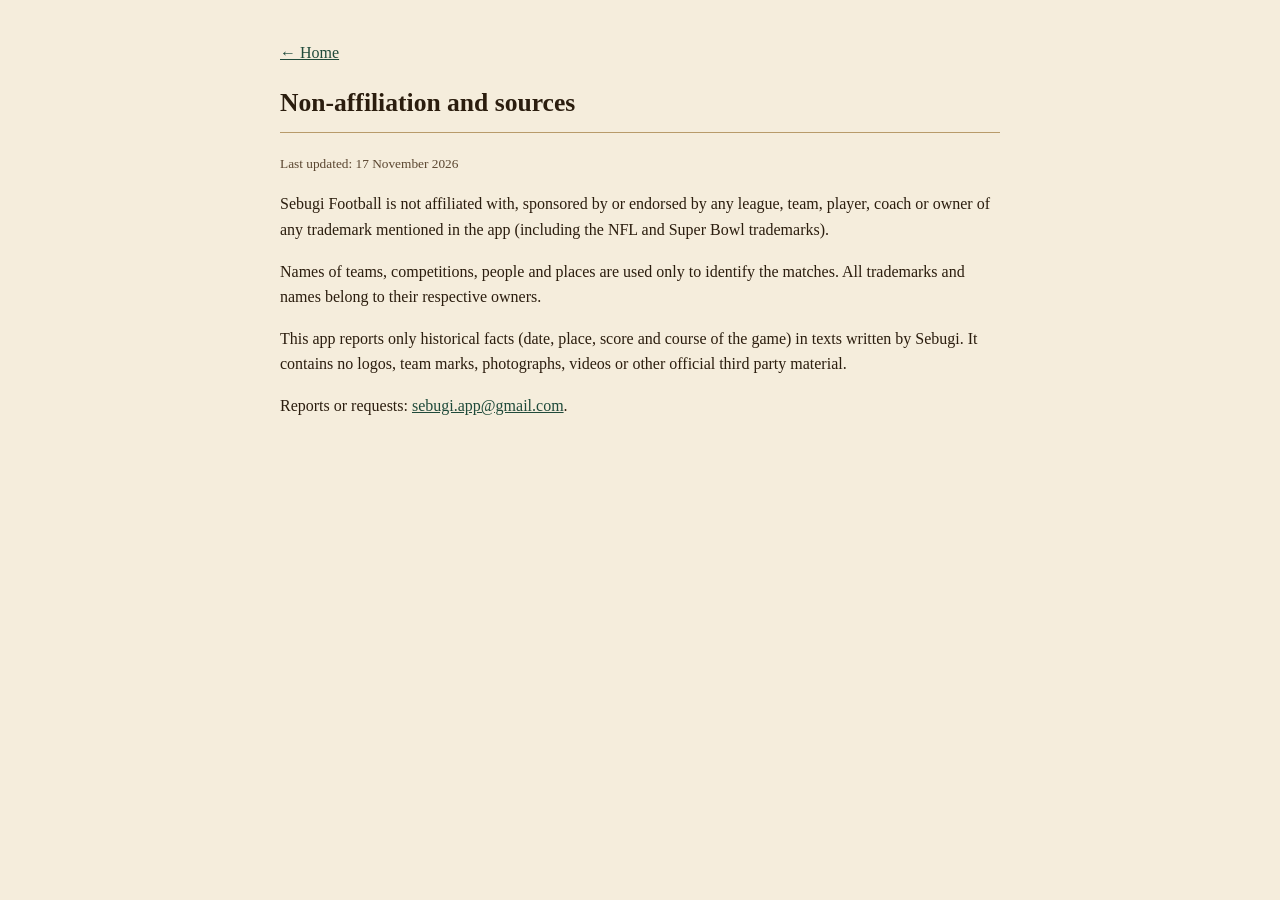
<file: avviso.html>
<!DOCTYPE html>
<html lang="en">
<head>
<meta charset="utf-8">
<meta name="viewport" content="width=device-width, initial-scale=1">
<title>Non-affiliation and sources - Sebugi</title>
    <link rel="icon" type="image/png" sizes="32x32" href="favicon-32.png">
    <link rel="apple-touch-icon" href="favicon-192.png">
<style>
body{font-family:Georgia,serif;background:#f5eddc;color:#2b1d0e;max-width:720px;margin:0 auto;padding:24px 18px 60px;line-height:1.6}
h1{font-size:1.6em;border-bottom:1px solid #b89b6a;padding-bottom:8px}
h2{font-size:1.15em;margin-top:1.6em}
hr{border:0;border-top:1px solid #b89b6a;margin:2.5em 0}
a{color:#1f4a3a}
small{color:#5a4630}
</style>
</head>
<body>
<p><a href="./">&larr; Home</a></p>
<div id="blocco-en">
<h1>Non-affiliation and sources</h1>
<p><small>Last updated: 17 November 2026</small></p>

<p>Sebugi Football is not affiliated with, sponsored by or endorsed by any league, team, player, coach or owner of any trademark mentioned in the app (including the NFL and Super Bowl trademarks).</p>
<p>Names of teams, competitions, people and places are used only to identify the matches. All trademarks and names belong to their respective owners.</p>
<p>This app reports only historical facts (date, place, score and course of the game) in texts written by Sebugi. It contains no logos, team marks, photographs, videos or other official third party material.</p>
<p>Reports or requests: <a href="mailto:sebugi.app@gmail.com">sebugi.app@gmail.com</a>.</p>

</div>
</body>
</html>
</file>
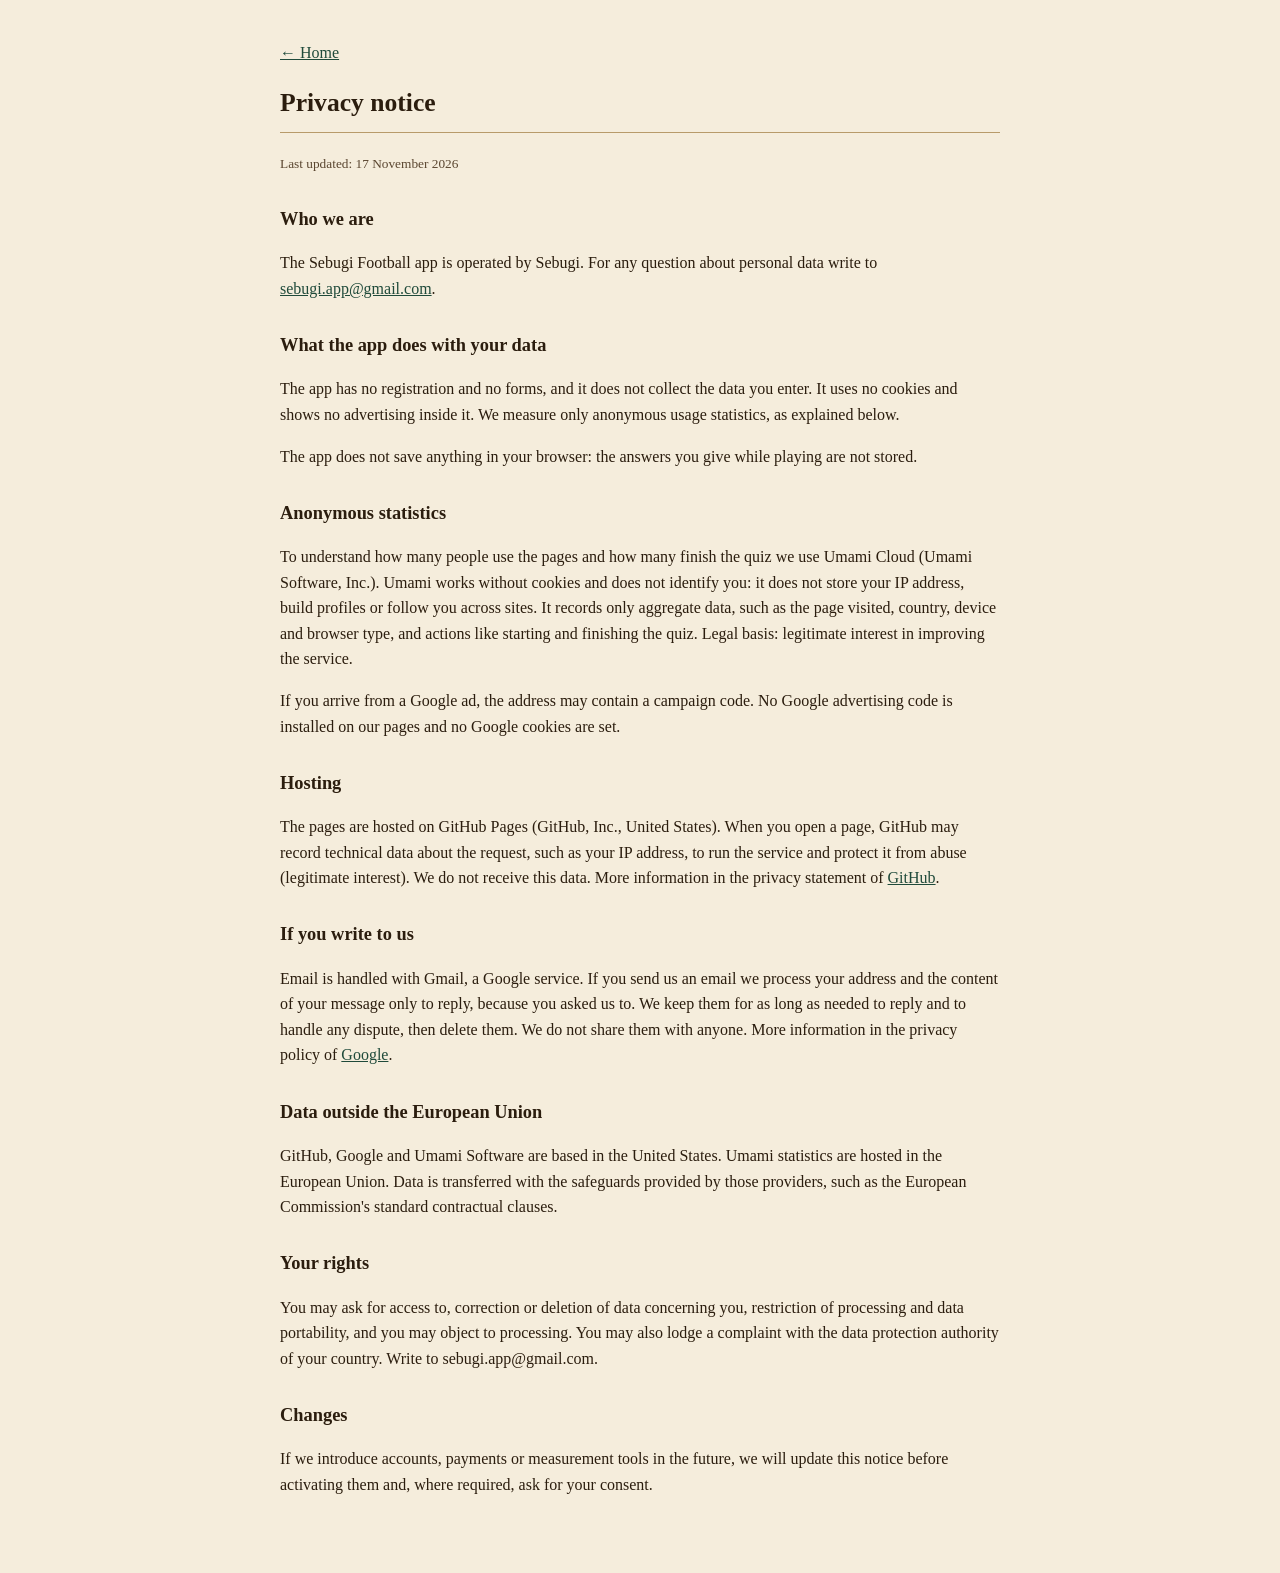
<file: privacy.html>
<!DOCTYPE html>
<html lang="en">
<head>
<meta charset="utf-8">
<meta name="viewport" content="width=device-width, initial-scale=1">
<title>Privacy notice - Sebugi</title>
    <link rel="icon" type="image/png" sizes="32x32" href="favicon-32.png">
    <link rel="apple-touch-icon" href="favicon-192.png">
<style>
body{font-family:Georgia,serif;background:#f5eddc;color:#2b1d0e;max-width:720px;margin:0 auto;padding:24px 18px 60px;line-height:1.6}
h1{font-size:1.6em;border-bottom:1px solid #b89b6a;padding-bottom:8px}
h2{font-size:1.15em;margin-top:1.6em}
hr{border:0;border-top:1px solid #b89b6a;margin:2.5em 0}
a{color:#1f4a3a}
small{color:#5a4630}
</style>
</head>
<body>
<p><a href="./">&larr; Home</a></p>
<div id="blocco-en">
<h1>Privacy notice</h1>
<p><small>Last updated: 17 November 2026</small></p>

<h2>Who we are</h2>
<p>The Sebugi Football app is operated by Sebugi. For any question about personal data write to <a href="mailto:sebugi.app@gmail.com">sebugi.app@gmail.com</a>.</p>
<h2>What the app does with your data</h2>
<p>The app has no registration and no forms, and it does not collect the data you enter. It uses no cookies and shows no advertising inside it. We measure only anonymous usage statistics, as explained below.</p>
<p>The app does not save anything in your browser: the answers you give while playing are not stored.</p>
<h2>Anonymous statistics</h2>
<p>To understand how many people use the pages and how many finish the quiz we use Umami Cloud (Umami Software, Inc.). Umami works without cookies and does not identify you: it does not store your IP address, build profiles or follow you across sites. It records only aggregate data, such as the page visited, country, device and browser type, and actions like starting and finishing the quiz. Legal basis: legitimate interest in improving the service.</p>
<p>If you arrive from a Google ad, the address may contain a campaign code. No Google advertising code is installed on our pages and no Google cookies are set.</p>
<h2>Hosting</h2>
<p>The pages are hosted on GitHub Pages (GitHub, Inc., United States). When you open a page, GitHub may record technical data about the request, such as your IP address, to run the service and protect it from abuse (legitimate interest). We do not receive this data. More information in the privacy statement of <a href="https://docs.github.com/en/site-policy/privacy-policies/github-general-privacy-statement" target="_blank" rel="noopener">GitHub</a>.</p>
<h2>If you write to us</h2>
<p>Email is handled with Gmail, a Google service. If you send us an email we process your address and the content of your message only to reply, because you asked us to. We keep them for as long as needed to reply and to handle any dispute, then delete them. We do not share them with anyone. More information in the privacy policy of <a href="https://policies.google.com/privacy" target="_blank" rel="noopener">Google</a>.</p>
<h2>Data outside the European Union</h2>
<p>GitHub, Google and Umami Software are based in the United States. Umami statistics are hosted in the European Union. Data is transferred with the safeguards provided by those providers, such as the European Commission's standard contractual clauses.</p>
<h2>Your rights</h2>
<p>You may ask for access to, correction or deletion of data concerning you, restriction of processing and data portability, and you may object to processing. You may also lodge a complaint with the data protection authority of your country. Write to sebugi.app@gmail.com.</p>
<h2>Changes</h2>
<p>If we introduce accounts, payments or measurement tools in the future, we will update this notice before activating them and, where required, ask for your consent.</p>

</div>
</body>
</html>
</file>
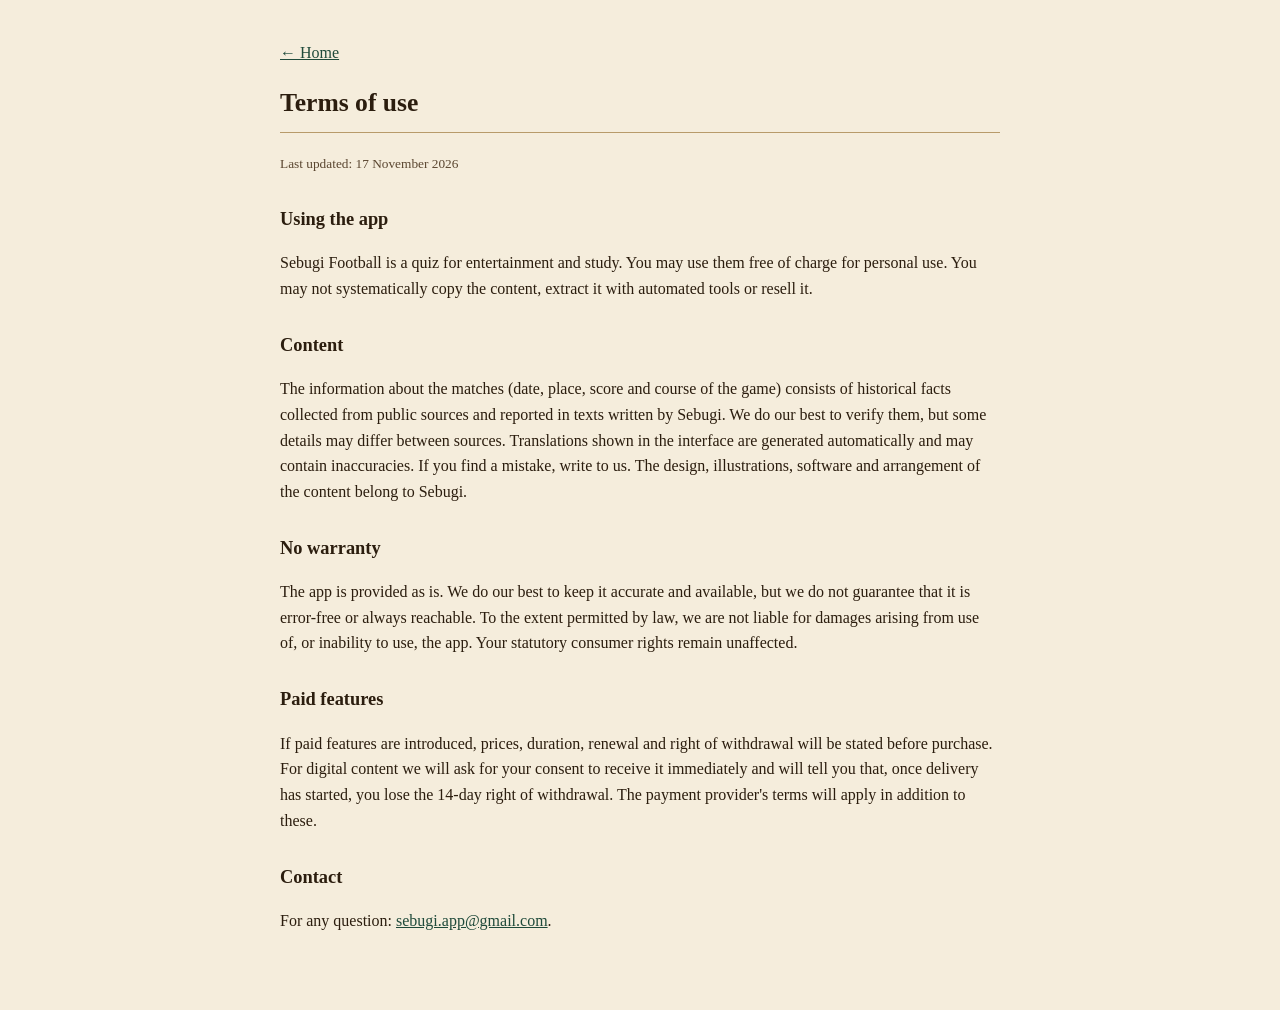
<file: termini.html>
<!DOCTYPE html>
<html lang="en">
<head>
<meta charset="utf-8">
<meta name="viewport" content="width=device-width, initial-scale=1">
<title>Terms of use - Sebugi</title>
    <link rel="icon" type="image/png" sizes="32x32" href="favicon-32.png">
    <link rel="apple-touch-icon" href="favicon-192.png">
<style>
body{font-family:Georgia,serif;background:#f5eddc;color:#2b1d0e;max-width:720px;margin:0 auto;padding:24px 18px 60px;line-height:1.6}
h1{font-size:1.6em;border-bottom:1px solid #b89b6a;padding-bottom:8px}
h2{font-size:1.15em;margin-top:1.6em}
hr{border:0;border-top:1px solid #b89b6a;margin:2.5em 0}
a{color:#1f4a3a}
small{color:#5a4630}
</style>
</head>
<body>
<p><a href="./">&larr; Home</a></p>
<div id="blocco-en">
<h1>Terms of use</h1>
<p><small>Last updated: 17 November 2026</small></p>

<h2>Using the app</h2>
<p>Sebugi Football is a quiz for entertainment and study. You may use them free of charge for personal use. You may not systematically copy the content, extract it with automated tools or resell it.</p>
<h2>Content</h2>
<p>The information about the matches (date, place, score and course of the game) consists of historical facts collected from public sources and reported in texts written by Sebugi. We do our best to verify them, but some details may differ between sources. Translations shown in the interface are generated automatically and may contain inaccuracies. If you find a mistake, write to us. The design, illustrations, software and arrangement of the content belong to Sebugi.</p>
<h2>No warranty</h2>
<p>The app is provided as is. We do our best to keep it accurate and available, but we do not guarantee that it is error-free or always reachable. To the extent permitted by law, we are not liable for damages arising from use of, or inability to use, the app. Your statutory consumer rights remain unaffected.</p>
<h2>Paid features</h2>
<p>If paid features are introduced, prices, duration, renewal and right of withdrawal will be stated before purchase. For digital content we will ask for your consent to receive it immediately and will tell you that, once delivery has started, you lose the 14-day right of withdrawal. The payment provider's terms will apply in addition to these.</p>
<h2>Contact</h2>
<p>For any question: <a href="mailto:sebugi.app@gmail.com">sebugi.app@gmail.com</a>.</p>

</div>
</body>
</html>
</file>
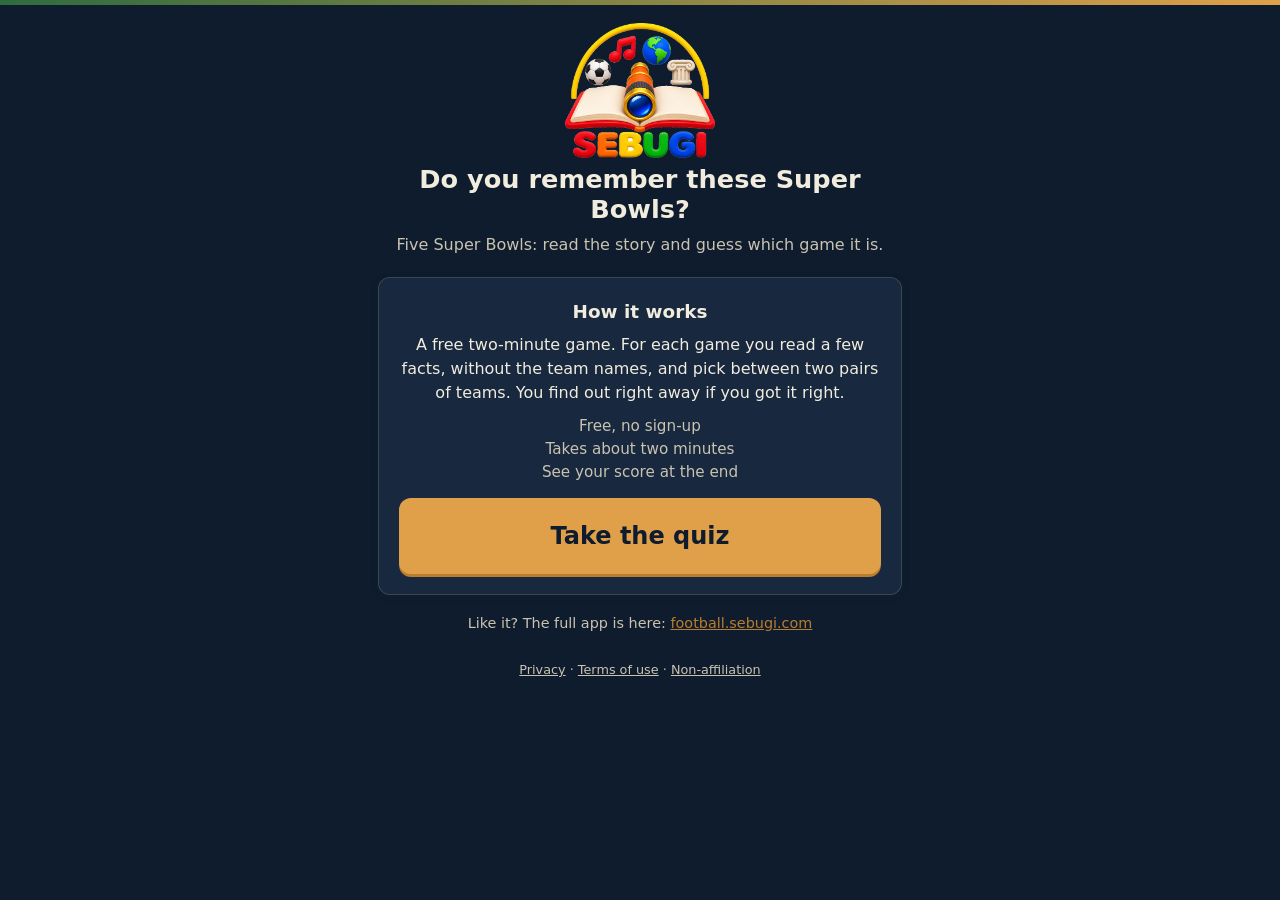
<file: landing/super-bowl.html>
<!DOCTYPE html>
<html lang="en">
<head>
<meta charset="UTF-8">
<meta name="viewport" content="width=device-width, initial-scale=1.0">
<meta name="theme-color" content="#0f1c2e">
<title>Super Bowl quiz: do you remember these games? | Sebugi Football</title>
<link rel="icon" type="image/png" sizes="32x32" href="../favicon-32.png">
<link rel="apple-touch-icon" href="../favicon-192.png">
<meta name="description" content="Five Super Bowls, two answers each. Can you tell the game from the story? Free, two minutes.">
<link rel="canonical" href="https://football.sebugi.com/landing/super-bowl.html">
<meta name="robots" content="noindex">
<style>
*{box-sizing:border-box}
body{margin:0;background:#0f1c2e;color:#f1ecdd;font-family:system-ui,-apple-system,"Segoe UI",Roboto,sans-serif;line-height:1.5}
.stripe{height:5px;background:linear-gradient(90deg,#2f6b3f,#e0a04a)}
.wrap{max-width:560px;margin:0 auto;padding:18px 18px 40px}
h1{font-size:1.6rem;line-height:1.2;margin:.2em 0 .3em;text-align:center}
.sotto{text-align:center;color:#c9c3b0;margin:0 0 20px}
.card{background:#17283f;border:1px solid rgba(233,226,207,.16);border-radius:12px;padding:20px;box-shadow:0 2px 8px rgba(20,54,28,.08)}
.num{font-size:.85rem;color:#c9c3b0;margin:0 0 8px}
.testo{font-size:1.05rem;margin:0 0 16px}
.opz{display:block;width:100%;text-align:left;margin:8px 0;padding:13px 14px;font:inherit;font-size:1rem;background:#1d3350;border:1px solid rgba(233,226,207,.25);border-radius:8px;color:inherit;cursor:pointer}
.opz:hover:not(:disabled){background:#24406a}
.opz.ok{background:#2f6b3f;border-color:#4c9a6a}
.opz.no{background:#6b2f2a;border-color:#c25b52}
.esito{margin:14px 0 4px;font-weight:bold}
.orig{font-size:.92rem;color:#c9c3b0;margin:0 0 12px}.orig:empty{display:none}
.avanti,.cta{display:block;width:100%;padding:14px;margin-top:12px;font:inherit;font-weight:bold;font-size:1.05rem;text-align:center;text-decoration:none;color:#0f1c2e;background:#e0a04a;border:0;border-radius:8px;cursor:pointer}
.punti{font-size:1.5rem;text-align:center;margin:0 0 6px}
.app{text-align:center;font-size:.9rem;color:#c9c3b0;margin:18px 0 0}.app a{color:#b97d2c}
.piede{text-align:center;font-size:.8rem;color:#c9c3b0;margin-top:26px}
.piede a{color:#c9c3b0}
[hidden]{display:none!important}
.intro{text-align:center}
.intro h2{font-size:1.15rem;margin:0 0 8px}
.intro p{margin:0 0 10px}
.intro ul{list-style:none;padding:0;margin:0 0 14px;color:#c9c3b0;font-size:.95rem}
.start{display:block;width:100%;padding:20px 14px;margin-top:6px;font:inherit;font-weight:bold;font-size:1.5rem;color:#0f1c2e;background:#e0a04a;border:0;border-radius:12px;cursor:pointer;box-shadow:0 3px 0 #b97d2c}
.start:active{transform:translateY(2px);box-shadow:0 1px 0 #b97d2c}
</style>
<script defer src="https://cloud.umami.is/script.js" data-website-id="86c03d25-c58e-427d-a332-2fb69da70300" data-domains="football.sebugi.com"></script>
</head>
<body>
<div class="stripe"></div>
<div class="wrap">
<img src="../logo.png" alt="Sebugi" width="150" style="display:block;margin:0 auto 6px;max-width:50%;height:auto">
<h1>Do you remember these Super Bowls?</h1>
<p class="sotto">Five Super Bowls: read the story and guess which game it is.</p>

<div class="card intro" id="intro">
<h2>How it works</h2>
<p>A free two-minute game. For each game you read a few facts, without the team names, and pick between two pairs of teams. You find out right away if you got it right.</p>
<ul><li>Free, no sign-up</li><li>Takes about two minutes</li><li>See your score at the end</li></ul>
<button class="start" id="start" type="button" data-umami-event="football-inizio-test">Take the quiz</button>
</div>

<div class="card" id="quiz" hidden>
<p class="num">Game <span id="n">1</span> of 5</p>
<p class="testo" id="testo"></p>
<div id="opzioni"></div>
<div id="dopo" hidden>
<p class="esito" id="esito"></p>
<p class="orig" id="orig"></p>
<button class="avanti" id="avanti" type="button">Next</button>
</div>
</div>

<div class="card" id="fine" hidden>
<p class="punti" id="punti"></p>
<p id="commento" style="text-align:center"></p>
<p style="text-align:center">In the app you will find dozens of historic games, with the key facts for each. It is free and needs no sign-up.</p>
<a class="cta" href="https://football.sebugi.com/" id="cta" data-umami-event="football-entra-app">Open the app and keep playing</a>
<button class="avanti" id="ripeti" type="button" style="background:transparent;color:#f1ecdd;border:1px solid rgba(233,226,207,.35)">Play again</button>
</div>

<p class="app">Like it? The full app is here: <a href="https://football.sebugi.com/" data-umami-event="football-entra-app-piede">football.sebugi.com</a></p>

<p class="piede"><a href="../privacy.html">Privacy</a> · <a href="../termini.html">Terms of use</a> · <a href="../avviso.html">Non-affiliation</a></p>
</div>
<script>
var Q=[
{t:"One team leads 28 to 3 in the third quarter, after an 82-yard interception return by Robert Alford. The other then comes back from 25 points down, the biggest comeback in a final, and forces the first overtime in the history of the game. James White scores three touchdowns, the last one a 2-yard run. Tom Brady wins his fourth MVP award.",
 g:"New England Patriots-Atlanta Falcons",s:"Kansas City Chiefs-Philadelphia Eagles",r:"Super Bowl LI, February 5, 2017: New England Patriots 34, Atlanta Falcons 28, in overtime."},
{t:"Three days earlier, the quarterback of the AFL team says in public: \"We're gonna win the game. I guarantee it.\" The NFL opponents throw four interceptions. Matt Snell scores on the ground, Jim Turner kicks three field goals and Jerry Hill only closes the gap late. Namath is named MVP without having thrown a single touchdown pass.",
 g:"New York Jets-Baltimore Colts",s:"Green Bay Packers-Kansas City Chiefs",r:"Super Bowl III, January 12, 1969: New York Jets 16, Baltimore Colts 7."},
{t:"One team takes a 19 to 17 lead on a 31-yard touchdown run by Thurman Thomas. Kicker Scott Norwood attempts a 47-yard field goal with 8 seconds left: the ball sails right, less than a yard outside the upright. Ottis Anderson, with 102 rushing yards and a touchdown, is named MVP.",
 g:"New York Giants-Buffalo Bills",s:"Washington Redskins-Buffalo Bills",r:"Super Bowl XXV, January 27, 1991: New York Giants 20, Buffalo Bills 19."},
{t:"After 12 seconds the first play ends in a safety, the fastest opening score in a final. Malcolm Smith returns a 69-yard interception for a touchdown and is named MVP. Percy Harvin scores on an 87-yard kickoff return 12 seconds into the second half. Peyton Manning completes 34 passes and Demaryius Thomas catches 13, two records. The winners, 2-point underdogs, win by 35.",
 g:"Seattle Seahawks-Denver Broncos",s:"Denver Broncos-Carolina Panthers",r:"Super Bowl XLVIII, February 2, 2014: Seattle Seahawks 43, Denver Broncos 8."},
{t:"One team trails 24 to 14 in the third quarter and comes back with touchdowns from Danny Amendola and Julian Edelman. In the final seconds the opponents are at the 1-yard line. Cornerback Malcolm Butler intercepts Russell Wilson's pass intended for Ricardo Lockette with 20 seconds left. Tom Brady wins his third MVP award.",
 g:"New England Patriots-Seattle Seahawks",s:"New York Giants-New England Patriots",r:"Super Bowl XLIX, February 1, 2015: New England Patriots 28, Seattle Seahawks 24."}
];
var i=0,pt=0;
function $(x){return document.getElementById(x)}
function mostra(){
 var q=Q[i];$("n").textContent=i+1;$("testo").textContent=q.t;$("dopo").hidden=true;
 var o=[{x:q.g,ok:true},{x:q.s,ok:false}];if(Math.random()<.5)o.reverse();
 var c=$("opzioni");c.innerHTML="";
 o.forEach(function(e){var b=document.createElement("button");b.type="button";b.className="opz";b.textContent=e.x;
  b.onclick=function(){risp(b,e.ok)};c.appendChild(b)});
}
function risp(b,ok){
 var bs=document.querySelectorAll(".opz");
 bs.forEach(function(x){x.disabled=true});
 b.classList.add(ok?"ok":"no");
 if(!ok){bs.forEach(function(x){if(x.textContent===Q[i].g)x.classList.add("ok")})}
 if(ok)pt++;
 $("esito").textContent=ok?"Correct!":"Not this one.";
 $("orig").textContent=Q[i].r;
 $("avanti").textContent=i<Q.length-1?"Next":"See your score";
 $("dopo").hidden=false;
}
$("start").onclick=function(){$("intro").hidden=true;$("quiz").hidden=false;i=0;pt=0;mostra()};
$("avanti").onclick=function(){
 if(i<Q.length-1){i++;mostra();return}
 $("quiz").hidden=true;$("fine").hidden=false;
 $("punti").textContent="You got "+pt+" out of "+Q.length;
 $("commento").textContent=pt===5?"Champion memory.":pt>=3?"Nice result.":"Plenty of games left to discover.";
 try{if(window.umami)umami.track("football-fine-test",{punti:pt})}catch(e){}
};
$("ripeti").onclick=function(){$("fine").hidden=true;$("quiz").hidden=false;i=0;pt=0;mostra()};
</script>
</body>
</html>
</file>
